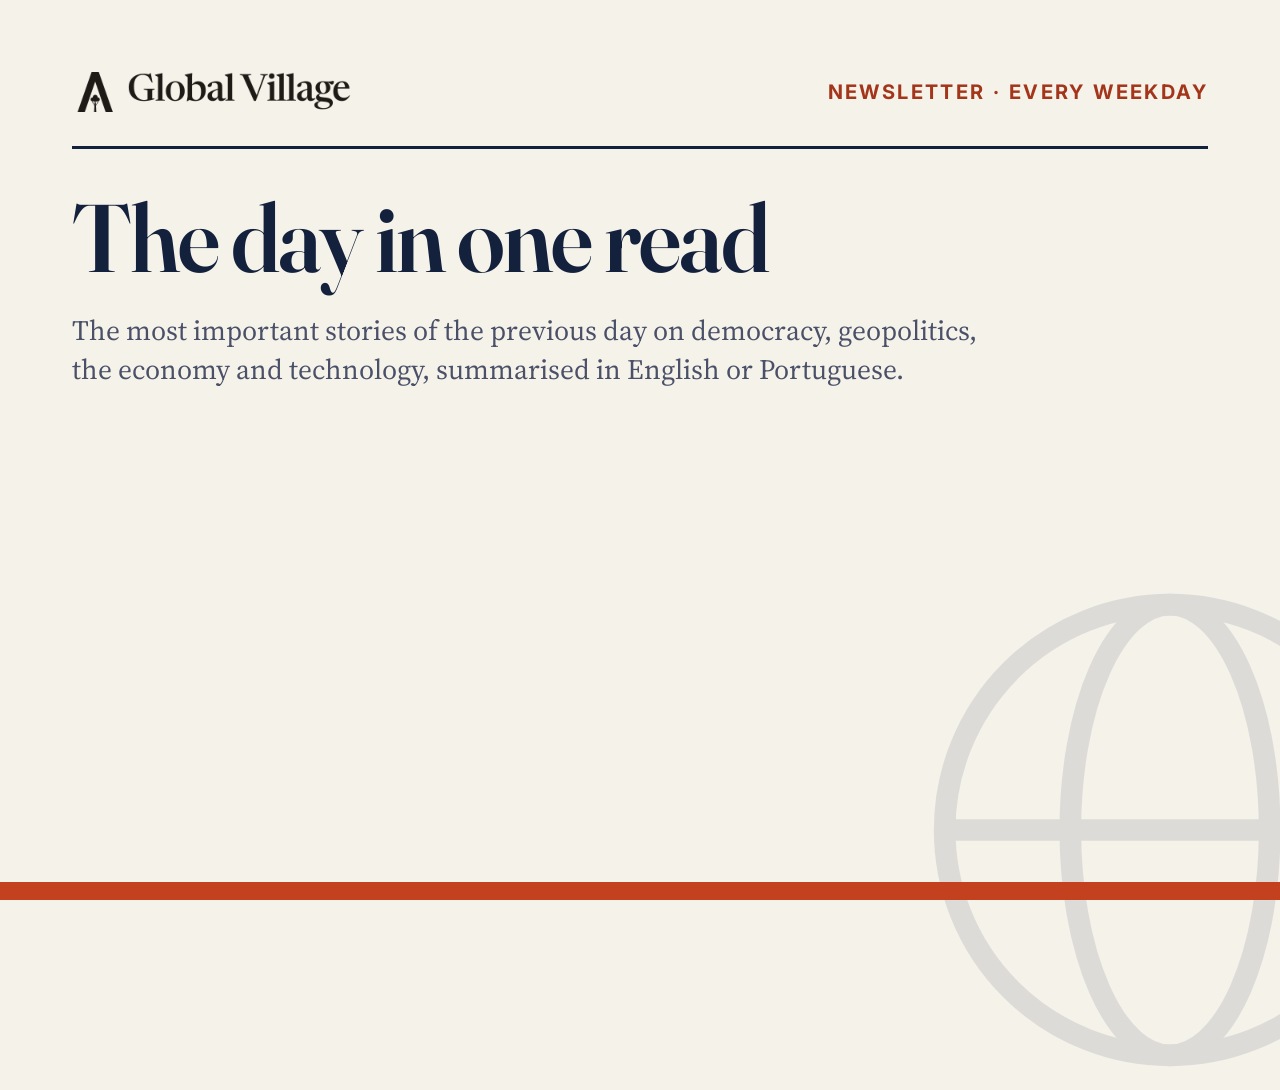
<file: brand/buttondown/src/share.html>
<!doctype html>
<html>
<head>
<meta charset="utf-8">
<link rel="stylesheet" href="https://fonts.googleapis.com/css2?family=Fraunces:opsz,wght@9..144,600&family=Inter:wght@600;700&family=Source+Serif+4:opsz,wght@8..60,400&display=block">
<style>
  html, body { margin: 0; width: 1200px; height: 630px; background: #F5F2EA; color: #14213D; overflow: hidden; }
  .page { position: absolute; inset: 0; padding: 60px 72px 0; box-sizing: border-box; display: flex; flex-direction: column; }
  .top { display: flex; align-items: center; justify-content: space-between; border-bottom: 3px solid #14213D; padding-bottom: 22px; }
  .top img { height: 64px; display: block; }
  .kicker { font: 700 20px/1 Inter, sans-serif; letter-spacing: .12em; text-transform: uppercase; color: #A3361A; }
  h1 { font: 600 96px/1.02 Fraunces, Georgia, serif; font-variation-settings: "opsz" 144; letter-spacing: -.02em; margin: 40px 0 0; max-width: 1000px; }
  p { font: 400 28px/1.4 "Source Serif 4", serif; margin: 24px 0 0; max-width: 940px; color: #4A5068; }
  .globe { position: absolute; right: -150px; bottom: -190px; width: 520px; height: 520px; opacity: .10; }
  .band { position: absolute; left: 0; right: 0; bottom: 0; height: 18px; background: #C4411F; }
</style>
</head>
<body>
  <svg class="globe" viewBox="0 0 120 120" aria-hidden="true"><circle cx="60" cy="60" r="52" fill="none" stroke="#14213D" stroke-width="5"/><ellipse cx="60" cy="60" rx="23" ry="52" fill="none" stroke="#14213D" stroke-width="5"/><line x1="8" y1="60" x2="112" y2="60" stroke="#14213D" stroke-width="5"/></svg>
  <div class="page">
    <div class="top">
      <img src="../../../gv-logo-dark.png" alt="Global Village">
      <span class="kicker">Newsletter · Every weekday</span>
    </div>
    <h1>The day in one read</h1>
    <p>The most important stories of the previous day on democracy, geopolitics, the economy and technology, summarised in English or Portuguese.</p>
  </div>
  <div class="band"></div>
</body>
</html>
</file>
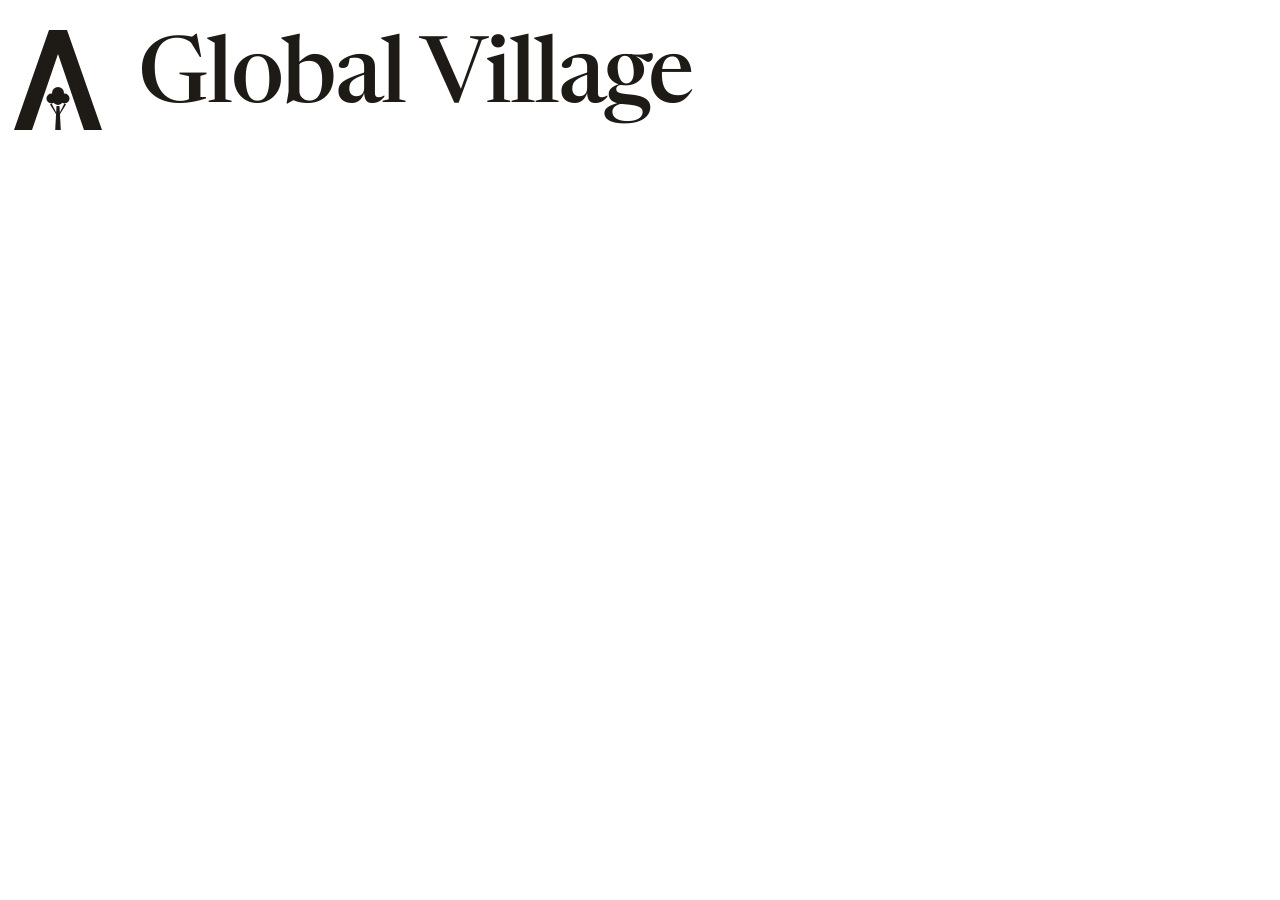
<file: brand/global-village/src/lockup.html>
<!doctype html>
<html>
<head>
<meta charset="utf-8">
<style>
  /* Logotipo do Global Village feito só com o sistema do Villa: o monograma do Villa (brand/villa/logos/villa-monograma.svg, copiado sem alteração)
     e o nome em Newsreader 500, como o nome Villa na capa do sistema. #light usa papel, para tinta e verde-veneziana. */
  @font-face { font-family: "Newsreader"; src: url("../../../fonts/Newsreader-Variable.woff2") format("woff2"); font-weight: 200 800; }
  html, body { margin: 0; width: 700px; height: 160px; background: transparent; overflow: hidden; }
  .lockup { height: 160px; display: flex; align-items: center; gap: 30px; padding-left: 8px; color: #1E1A16; }
  .lockup svg { height: 112px; width: auto; flex: none; fill: currentColor; }
  .name { font: 500 92px/1 "Newsreader", Georgia, serif; font-variation-settings: "opsz" 72; letter-spacing: -2px; white-space: nowrap; }
  .light { color: #F3EBDD; }
</style>
</head>
<body>
<div class="lockup" id="l">
  <svg viewBox="-6 -6 100 112" aria-hidden="true"><polygon points="35,0 53,0 88,100 70,100 44,24 18,100 0,100"/><circle cx="44" cy="63" r="6"/><circle cx="37.5" cy="68.5" r="5"/><circle cx="50.5" cy="68.5" r="5"/><circle cx="44" cy="70" r="5"/><polygon points="42.5,76 45.5,76 46.8,100 41.2,100"/><polygon points="43.2,86 44.8,87.6 37.6,73.6 36,74.6"/><polygon points="44.8,86 43.2,87.6 50.4,73.6 52,74.6"/></svg>
  <span class="name">Global Village</span>
</div>
<script>if (location.hash === "#light") document.getElementById("l").classList.add("light");</script>
</body>
</html>
</file>
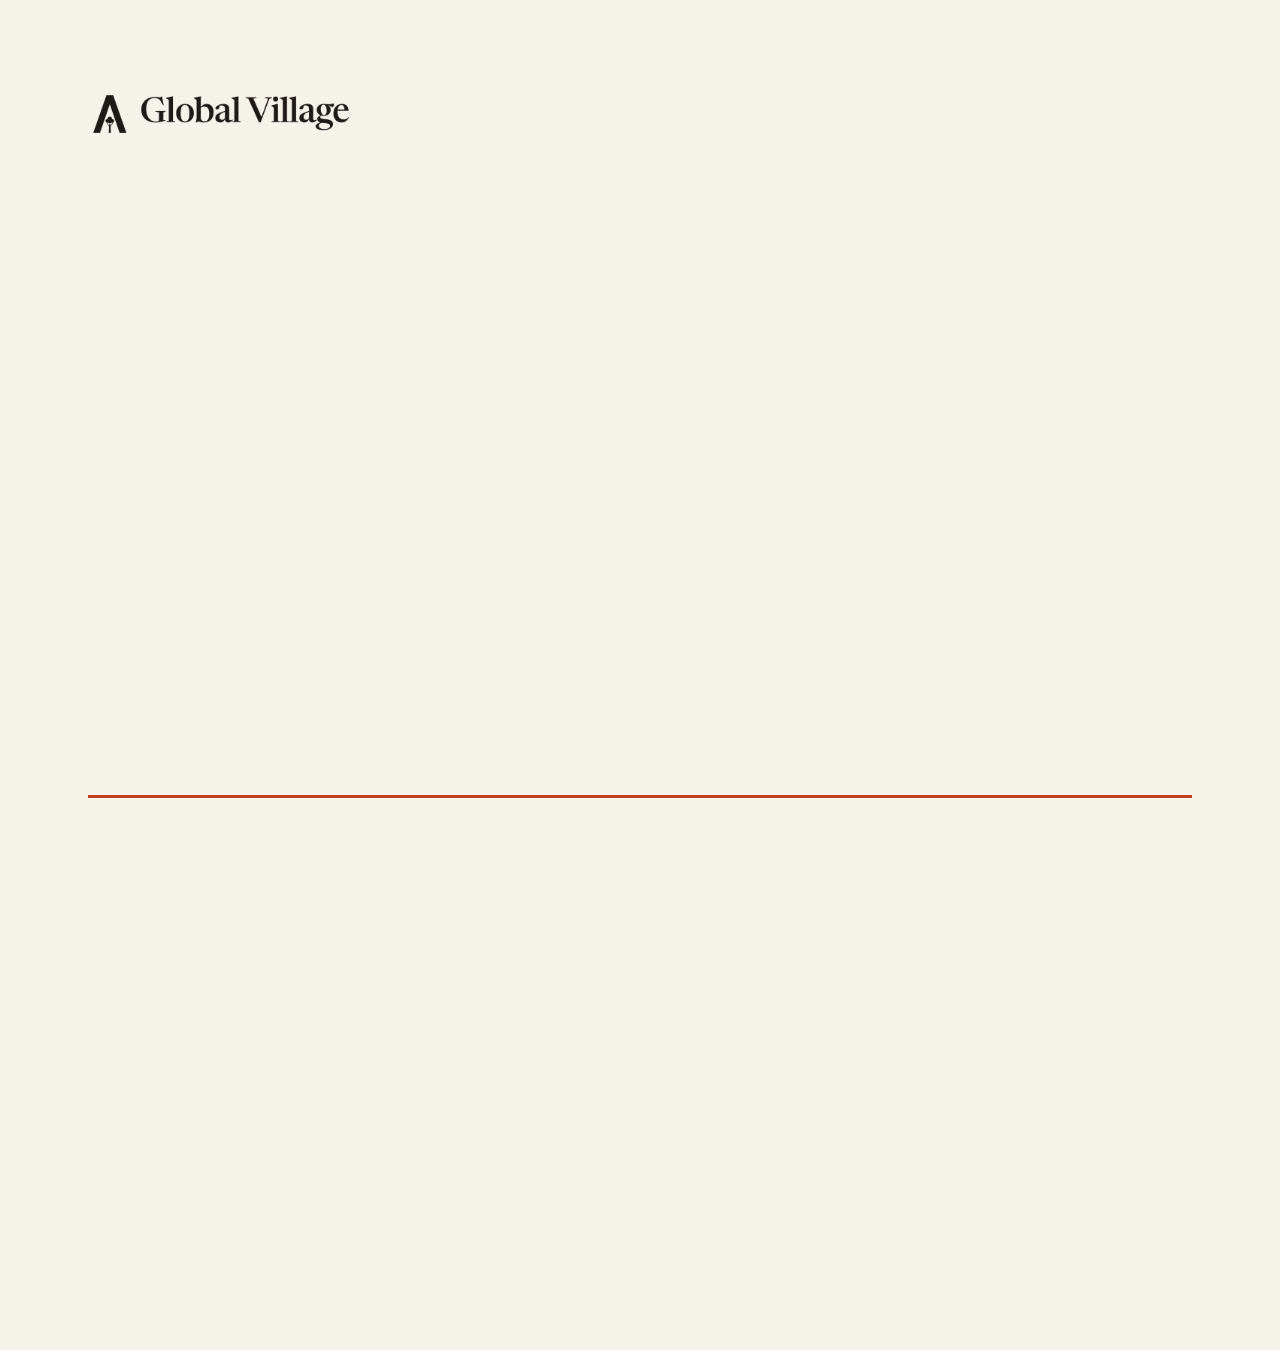
<file: brand/instagram/src/carrossel.html>
<!doctype html>
<html>
<head>
<meta charset="utf-8">
<link rel="stylesheet" href="https://fonts.googleapis.com/css2?family=Fraunces:opsz,wght@9..144,600&family=Inter:wght@500;600;700&family=Source+Serif+4:opsz,wght@8..60,400;8..60,600&display=block">
<style>
  /* Um slide do carrossel do Instagram, 1080 × 1350 (retrato 4:5).
     O conteúdo vem da URL em JSON: carrossel.html?s=<json codificado>
     Tipos: capa, fato, humor, final. */
  html, body { margin: 0; width: 1080px; height: 1350px; overflow: hidden; font-family: Inter, sans-serif; }
  body { background: #F5F2EA; color: #14213D; }
  body.dark { background: #14213D; color: #F5F2EA; }
  .page { position: absolute; inset: 0; padding: 84px 88px 80px; box-sizing: border-box; display: flex; flex-direction: column; }
  .top { display: flex; align-items: center; justify-content: space-between; }
  .top img { height: 60px; }
  .meta { font-weight: 700; font-size: 22px; letter-spacing: .12em; text-transform: uppercase; color: #A3361A; }
  .dark .meta { color: #E8A08A; }
  .globe { position: absolute; right: -90px; bottom: 150px; width: 620px; height: 620px; opacity: .14; }
  .kicker { margin-top: 72px; font-weight: 700; font-size: 24px; letter-spacing: .12em; text-transform: uppercase; color: #A3361A; display: flex; align-items: center; gap: 18px; }
  .dark .kicker { color: #E8A08A; }
  .kicker b { font: 600 64px/1 Fraunces, Georgia, serif; letter-spacing: 0; color: #C4411F; }
  .dark .kicker b { color: #E8A08A; }
  h1 { font: 600 76px/1.04 Fraunces, Georgia, serif; font-variation-settings: "opsz" 144; letter-spacing: -.02em; margin: 26px 0 0; }
  .capa h1 { font-size: 112px; line-height: 1; margin-top: 150px; max-width: 820px; }
  .final h1 { font-size: 92px; margin-top: 170px; }
  .body { font: 400 41px/1.42 "Source Serif 4", Georgia, serif; margin-top: 38px; }
  .capa .body, .final .body { font-size: 40px; color: #D9D5CB; }
  .src { margin-top: auto; border-top: 3px solid #C4411F; padding-top: 22px; display: flex; justify-content: space-between; align-items: baseline; gap: 24px; font-weight: 600; font-size: 23px; color: #4A5068; }
  .dark .src { color: #D9D5CB; }
  .src span:last-child { white-space: nowrap; color: #A3361A; }
  .dark .src span:last-child { color: #E8A08A; }
  .parts { margin-top: 40px; display: grid; grid-template-columns: 1fr 1fr; gap: 22px 40px; }
  .parts div { border-top: 2px solid #C4411F; padding-top: 12px; }
  .parts small { display: block; font-weight: 700; font-size: 21px; letter-spacing: .1em; text-transform: uppercase; color: #A3361A; }
  .parts span { display: block; margin-top: 6px; font: 600 40px/1.1 Fraunces, Georgia, serif; }
  .quote { display: inline-block; margin-top: 34px; background: #C4411F; color: #FFFDF8; font: 600 40px/1.2 Fraunces, Georgia, serif; padding: 14px 26px; border-radius: 6px; align-self: flex-start; }
  .url { margin-top: 40px; font-weight: 700; font-size: 32px; color: #E8A08A; }
</style>
</head>
<body>
  <div class="page" id="page"></div>
<script>
  const s = JSON.parse(new URLSearchParams(location.search).get("s") || "{}");
  const page = document.getElementById("page");
  const el = (tag, cls, text) => { const e = document.createElement(tag); if (cls) e.className = cls; if (text != null) e.textContent = text; return e; };
  const dark = s.tipo === "capa" || s.tipo === "final";
  if (dark) document.body.classList.add("dark");
  page.classList.add(s.tipo);
  const topo = el("div", "top");
  const logo = el("img"); logo.src = dark ? "../../../gv-logo-light.png" : "../../../gv-logo-dark.png"; logo.alt = "Global Village";
  topo.append(logo, el("span", "meta", s.data || ""));
  page.append(topo);
  if (dark) document.body.insertAdjacentHTML("afterbegin", '<svg class="globe" viewBox="0 0 120 120" aria-hidden="true"><circle cx="60" cy="60" r="52" fill="none" stroke="#F5F2EA" stroke-width="3"/><ellipse cx="60" cy="60" rx="23" ry="52" fill="none" stroke="#F5F2EA" stroke-width="3"/><line x1="8" y1="60" x2="112" y2="60" stroke="#F5F2EA" stroke-width="3"/></svg>');
  if (s.kicker) { const k = el("div", "kicker"); if (s.n) k.append(el("b", null, s.n)); k.append(el("span", null, s.kicker)); page.append(k); }
  page.append(el("h1", null, s.titulo || ""));
  if (s.texto) page.append(el("div", "body", s.texto));
  if (s.balao) page.append(el("div", "quote", s.balao));
  if (s.pecas) { const g = el("div", "parts"); s.pecas.forEach(([a, b]) => { const d = el("div"); d.append(el("small", null, a), el("span", null, b)); g.append(d); }); page.append(g); }
  if (s.url) page.append(el("div", "url", s.url));
  const f = el("div", "src"); f.append(el("span", null, s.fontes || ""), el("span", null, s.pagina || "")); page.append(f);
</script>
</body>
</html>
</file>
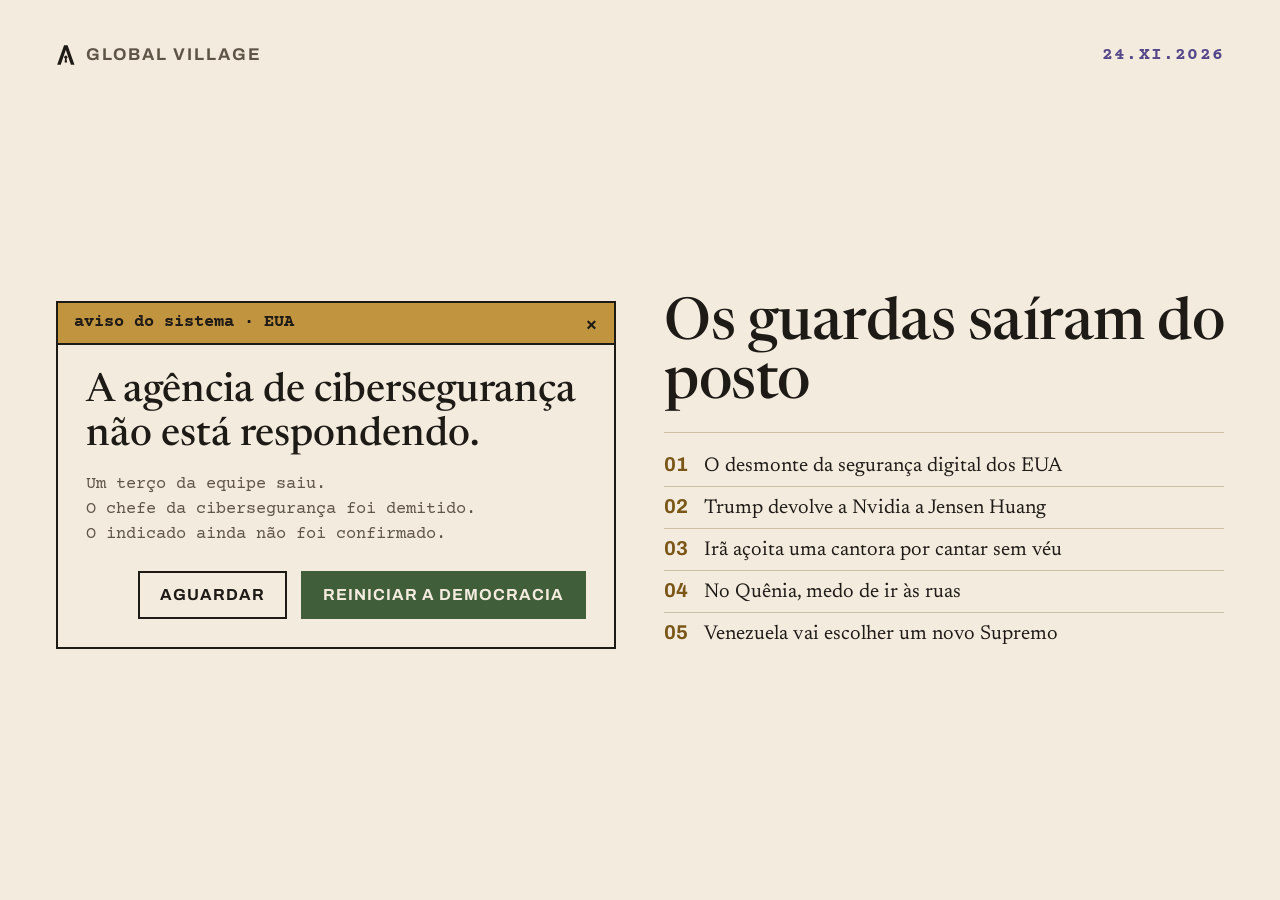
<file: brand/newsletter/src/capa-2026-11-24.html>
<!doctype html>
<html>
<head>
<meta charset="utf-8">
<style>
  /* Capa da edição de 24/11/2026, 1200 × 600. Variação do CabecalhoArtigo do Villa com uma janela de aviso de sistema,
     a piada visual do dia sobre a agência de cibersegurança dos EUA que "não responde". Cantos retos, sem sombra, sem degradê.
     O ocre-airbel só como preenchimento (a barra da janela) e o violeta-carimbo uma vez (a data). */
  @font-face { font-family: "Newsreader"; src: url("../../../fonts/Newsreader-Variable.woff2") format("woff2"); font-weight: 200 800; }
  @font-face { font-family: "Archivo"; src: url("../../../fonts/Archivo-Variable.woff2") format("woff2"); font-weight: 100 900; }
  @font-face { font-family: "Courier Prime"; src: url("../../../fonts/CourierPrime-Bold.woff2") format("woff2"); font-weight: 700; }
  @font-face { font-family: "Courier Prime"; src: url("../../../fonts/CourierPrime-Regular.woff2") format("woff2"); font-weight: 400; }
  html, body { margin: 0; width: 1200px; height: 600px; background: #F3EBDD; color: #1E1A16; overflow: hidden; font-family: Archivo, sans-serif; }
  .page { position: absolute; inset: 0; padding: 44px 56px; box-sizing: border-box; display: grid; grid-template-columns: 560px 1fr; grid-template-rows: auto 1fr; align-items: center; column-gap: 48px; }
  .top { grid-column: 1 / 3; align-self: start; display: flex; align-items: center; justify-content: space-between; margin-bottom: 28px; }
  .rotulo { display: inline-flex; align-items: center; gap: 10px; font: 700 17px/20px Archivo, sans-serif; letter-spacing: 2px; text-transform: uppercase; color: #5E5547; }
  .rotulo svg { height: 22px; width: auto; fill: #1E1A16; }
  .carimbo { font: 700 18px/22px "Courier Prime", monospace; letter-spacing: 1.2px; text-transform: uppercase; color: #55478A; }

  .janela { border: 2px solid #1E1A16; background: #F3EBDD; }
  .barra { background: #C19440; border-bottom: 2px solid #1E1A16; display: flex; align-items: center; justify-content: space-between; padding: 10px 16px; font: 700 17px/20px "Courier Prime", monospace; color: #1E1A16; }
  .barra .x { font: 700 20px/20px Archivo, sans-serif; }
  .corpo { padding: 26px 28px 28px; }
  .corpo .msg { font: 500 40px/1.08 Newsreader, Georgia, serif; font-variation-settings: "opsz" 48; margin: 0 0 14px; }
  .corpo .det { font: 400 17px/25px "Courier Prime", monospace; color: #5E5547; margin: 0 0 24px; }
  .botoes { display: flex; gap: 14px; justify-content: flex-end; }
  .b { font: 700 16px/20px Archivo, sans-serif; letter-spacing: 1px; text-transform: uppercase; padding: 12px 20px; border: 2px solid #1E1A16; }
  .b.p { background: #415E3A; color: #F3EBDD; border-color: #415E3A; }

  .dir { display: flex; flex-direction: column; }
  h1 { font: 500 58px/1.02 Newsreader, Georgia, serif; font-variation-settings: "opsz" 72; letter-spacing: -.5px; margin: 0 0 18px; }
  hr { border: 0; border-top: 1px solid #CDBFA6; margin: 0 0 12px; width: 100%; }
  ol { list-style: none; margin: 0; padding: 0; }
  li { display: grid; grid-template-columns: 40px 1fr; align-items: baseline; padding: 7px 0; border-bottom: 1px solid #CDBFA6; }
  li:last-child { border-bottom: 0; }
  li b { font: 700 20px/24px Archivo, sans-serif; color: #7A5718; }
  li span { font: 400 20px/25px Newsreader, serif; font-variation-settings: "opsz" 16; }
</style>
</head>
<body>
  <div class="page">
    <div class="top">
      <span class="rotulo"><svg viewBox="-6 -6 100 112" aria-hidden="true"><polygon points="35,0 53,0 88,100 70,100 44,24 18,100 0,100"/><circle cx="44" cy="61" r="8"/><polygon points="41.0,64.2 47.0,64.2 50.5,88 37.5,88"/></svg>Global Village</span>
      <span class="carimbo">24.XI.2026</span>
    </div>
    <div class="janela">
      <div class="barra"><span>aviso do sistema · EUA</span><span class="x">×</span></div>
      <div class="corpo">
        <p class="msg">A agência de cibersegurança não está respondendo.</p>
        <p class="det">Um terço da equipe saiu.<br>O chefe da cibersegurança foi demitido.<br>O indicado ainda não foi confirmado.</p>
        <div class="botoes"><span class="b">Aguardar</span><span class="b p">Reiniciar a democracia</span></div>
      </div>
    </div>
    <div class="dir">
      <h1>Os guardas saíram do posto</h1>
      <hr>
      <ol>
        <li><b>01</b><span>O desmonte da segurança digital dos EUA</span></li>
        <li><b>02</b><span>Trump devolve a Nvidia a Jensen Huang</span></li>
        <li><b>03</b><span>Irã açoita uma cantora por cantar sem véu</span></li>
        <li><b>04</b><span>No Quênia, medo de ir às ruas</span></li>
        <li><b>05</b><span>Venezuela vai escolher um novo Supremo</span></li>
      </ol>
    </div>
  </div>
</body>
</html>
</file>
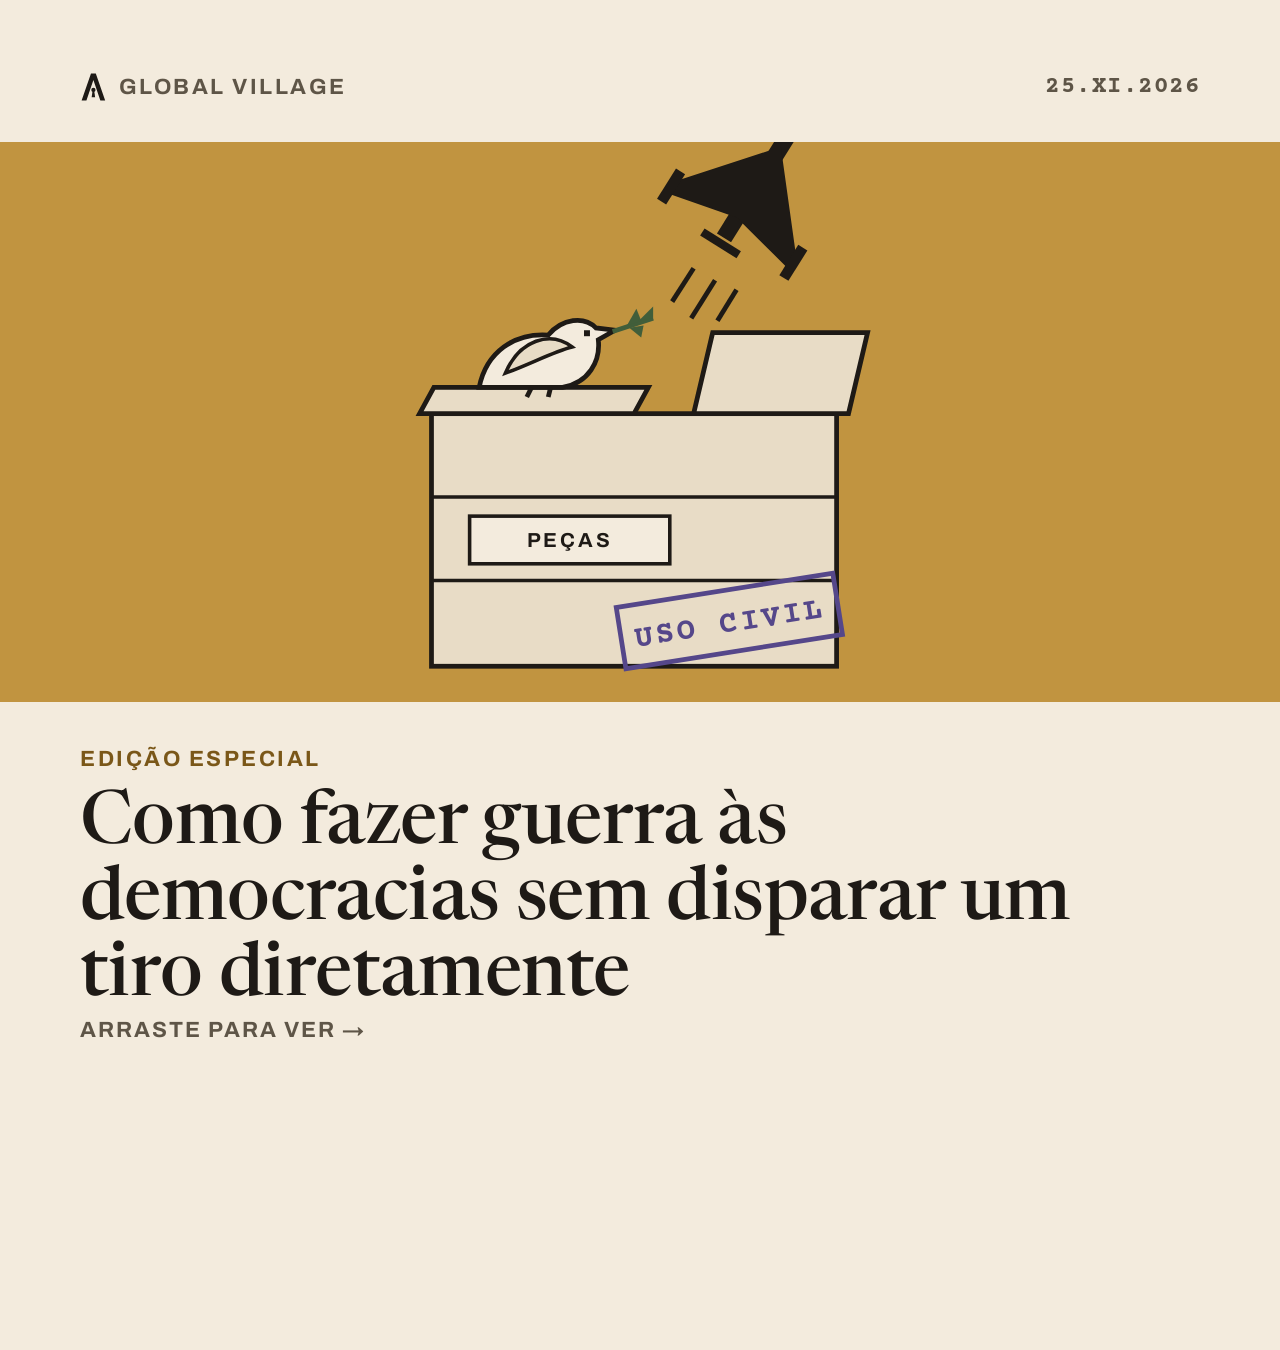
<file: brand/newsletter/src/capa-especial-china-carrossel.html>
<!doctype html>
<html>
<head>
<meta charset="utf-8">
<style>
  /* Primeiro slide do carrossel da edição especial sobre a China, 1080 × 1350. Mesma ilustração da capa da newsletter (especial-china.html). */
  @font-face { font-family: "Newsreader"; src: url("../../../fonts/Newsreader-Variable.woff2") format("woff2"); font-weight: 200 800; }
  @font-face { font-family: "Archivo"; src: url("../../../fonts/Archivo-Variable.woff2") format("woff2"); font-weight: 100 900; }
  @font-face { font-family: "Courier Prime"; src: url("../../../fonts/CourierPrime-Bold.woff2") format("woff2"); font-weight: 700; }
  html, body { margin: 0; width: 1080px; height: 1350px; background: #F3EBDD; color: #1E1A16; overflow: hidden; font-family: Archivo, sans-serif; }
  .page { position: absolute; inset: 0; padding: 72px 80px; box-sizing: border-box; display: flex; flex-direction: column; }
  .top { display: flex; align-items: center; justify-content: space-between; margin-bottom: 40px; }
  .rotulo { display: inline-flex; align-items: center; gap: 12px; font: 700 22px/26px Archivo, sans-serif; letter-spacing: 2.5px; text-transform: uppercase; color: #5E5547; }
  .rotulo svg { height: 30px; width: auto; fill: #1E1A16; }
  .data { font: 700 24px/28px "Courier Prime", monospace; letter-spacing: 1.5px; color: #5E5547; }
  .arte { background: #C19440; height: 560px; margin: 0 -80px; }
  .arte svg { display: block; margin: 0 auto; }
  .kicker { margin-top: 44px; font: 700 22px/26px Archivo, sans-serif; letter-spacing: 2.5px; text-transform: uppercase; color: #7A5718; }
  h1 { font: 500 74px/1.03 Newsreader, Georgia, serif; font-variation-settings: "opsz" 72; letter-spacing: -.6px; margin: 16px 0 0; }
  .arrasta { margin-top: auto; font: 700 22px/26px Archivo, sans-serif; letter-spacing: 2px; text-transform: uppercase; color: #5E5547; }
</style>
</head>
<body>
<div class="page">
  <div class="top">
    <span class="rotulo"><svg viewBox="-6 -6 100 112" aria-hidden="true"><polygon points="35,0 53,0 88,100 70,100 44,24 18,100 0,100"/><circle cx="44" cy="61" r="8"/><polygon points="41.0,64.2 47.0,64.2 50.5,88 37.5,88"/></svg>Global Village</span>
    <span class="data">25.XI.2026</span>
  </div>
  <div class="arte">
    <svg width="560" height="560" viewBox="20 90 470 470" aria-hidden="true">
      <g transform="translate(352 128) rotate(32)">
        <rect x="-7" y="-62" width="14" height="112" fill="#1E1A16"/>
        <polygon points="0,-40 62,34 62,44 0,30 -62,44 -62,34" fill="#1E1A16"/>
        <rect x="56" y="22" width="9" height="30" fill="#1E1A16"/>
        <rect x="-65" y="22" width="9" height="30" fill="#1E1A16"/>
        <rect x="-18" y="52" width="36" height="7" fill="#1E1A16"/>
      </g>
      <g stroke="#1E1A16" stroke-width="4">
        <line x1="318" y1="206" x2="298" y2="238"/>
        <line x1="300" y1="196" x2="282" y2="224"/>
        <line x1="336" y1="214" x2="320" y2="240"/>
      </g>
      <rect x="80" y="318" width="340" height="212" fill="#E8DCC6" stroke="#1E1A16" stroke-width="4"/>
      <line x1="80" y1="388" x2="420" y2="388" stroke="#1E1A16" stroke-width="3"/>
      <line x1="80" y1="458" x2="420" y2="458" stroke="#1E1A16" stroke-width="3"/>
      <polygon points="70,318 250,318 262,296 82,296" fill="#E8DCC6" stroke="#1E1A16" stroke-width="4"/>
      <polygon points="300,318 430,318 446,250 316,250" fill="#E8DCC6" stroke="#1E1A16" stroke-width="4"/>
      <rect x="112" y="404" width="168" height="40" fill="#F3EBDD" stroke="#1E1A16" stroke-width="3"/>
      <text x="196" y="430" text-anchor="middle" font-family="Archivo" font-weight="700" font-size="17" letter-spacing="2.4" fill="#1E1A16">PEÇAS</text>
      <g transform="translate(330 492) rotate(-9)">
        <rect x="-92" y="-26" width="184" height="52" fill="none" stroke="#55478A" stroke-width="4"/>
        <text x="0" y="9" text-anchor="middle" font-family="Courier Prime" font-weight="700" font-size="26" letter-spacing="2" fill="#55478A">USO CIVIL</text>
      </g>
      <g transform="translate(120 296)">
        <path d="M0,0 C6,-30 30,-46 58,-44 C70,-58 88,-60 98,-50 L114,-48 L100,-40 C102,-22 92,-4 70,0 Z" fill="#F3EBDD" stroke="#1E1A16" stroke-width="4"/>
        <path d="M22,-12 C34,-40 60,-48 78,-34 C62,-30 44,-20 22,-12 Z" fill="#E8DCC6" stroke="#1E1A16" stroke-width="3"/>
        <rect x="88" y="-48" width="5" height="5" fill="#1E1A16"/>
        <line x1="112" y1="-47" x2="146" y2="-58" stroke="#415E3A" stroke-width="4"/>
        <polygon points="124,-52 132,-66 136,-56" fill="#415E3A"/>
        <polygon points="134,-56 146,-68 146,-58" fill="#415E3A"/>
        <polygon points="126,-50 136,-42 138,-52" fill="#415E3A"/>
        <line x1="44" y1="0" x2="40" y2="8" stroke="#1E1A16" stroke-width="4"/>
        <line x1="60" y1="0" x2="58" y2="8" stroke="#1E1A16" stroke-width="4"/>
      </g>
    </svg>
  </div>
  <div class="kicker">Edição especial</div>
  <h1>Como fazer guerra às democracias sem disparar um tiro diretamente</h1>
  <div class="arrasta">Arraste para ver →</div>
</div>
</body>
</html>
</file>
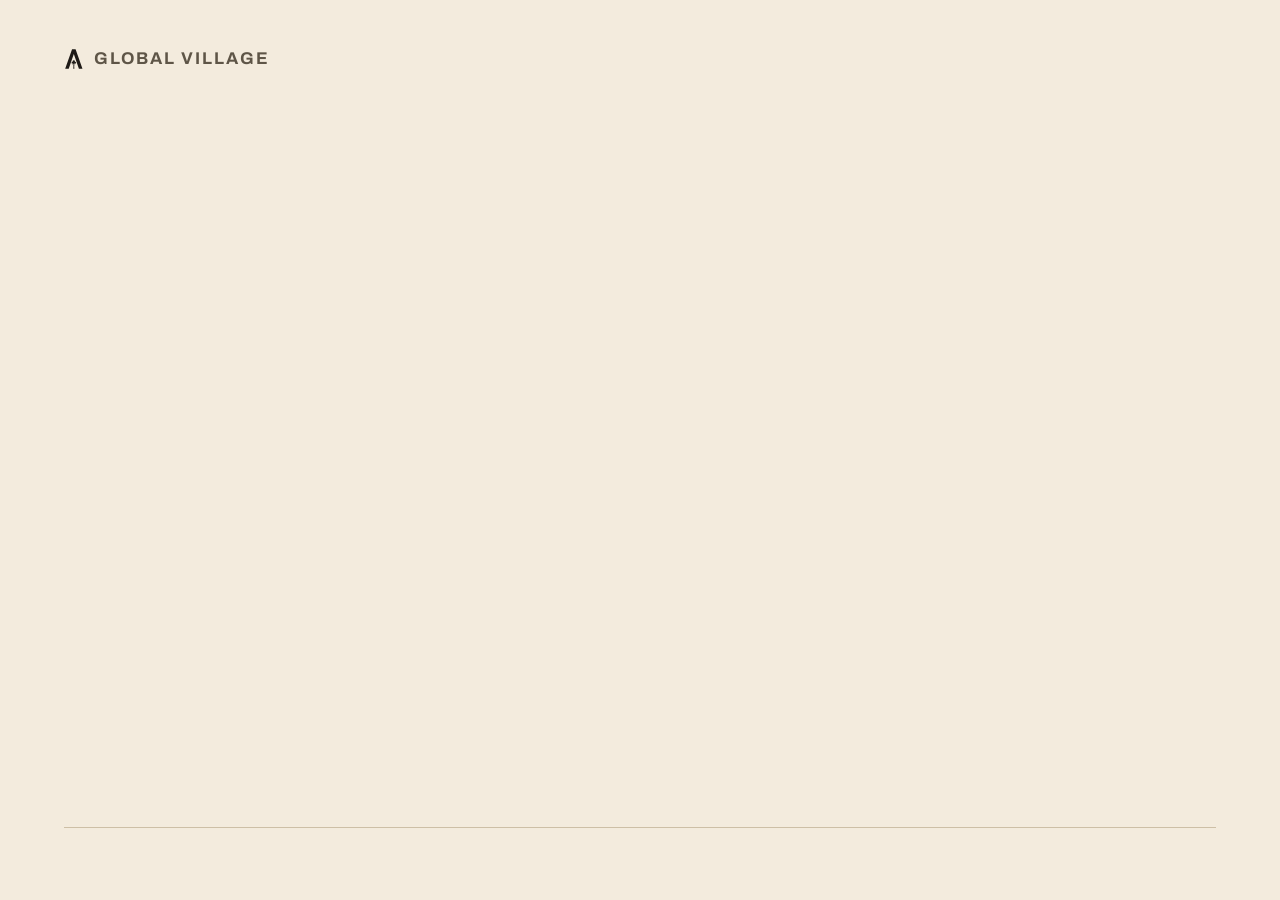
<file: brand/newsletter/src/edicao.html>
<!doctype html>
<html>
<head>
<meta charset="utf-8">
<style>
  /* Imagem de abertura de uma edição, 1200 × 600. Segue o CabecalhoArtigo do Villa: rótulo à esquerda, carimbo à direita, título, fio e os fatos.
     O conteúdo vem da URL: edicao.html?data=27%20de%20outubro%20de%202026&titulo=...&fato=...  (de 3 a 5 "fato").
     A data vira carimbo (27.X.2026) quando está em português ou inglês por extenso, ou no formato AAAA-MM-DD. */
  @font-face { font-family: "Newsreader"; src: url("../../../fonts/Newsreader-Variable.woff2") format("woff2"); font-weight: 200 800; }
  @font-face { font-family: "Archivo"; src: url("../../../fonts/Archivo-Variable.woff2") format("woff2"); font-weight: 100 900; }
  @font-face { font-family: "Courier Prime"; src: url("../../../fonts/CourierPrime-Bold.woff2") format("woff2"); font-weight: 700; }
  html, body { margin: 0; width: 1200px; height: 600px; background: #F3EBDD; color: #1E1A16; overflow: hidden; font-family: Archivo, sans-serif; }
  .page { position: absolute; inset: 0; padding: 48px 64px; box-sizing: border-box; display: flex; flex-direction: column; gap: 16px; }
  .top { display: flex; align-items: center; justify-content: space-between; }
  .rotulo { display: inline-flex; align-items: center; gap: 10px; font: 700 17px/20px Archivo, sans-serif; letter-spacing: 2px; text-transform: uppercase; color: #5E5547; }
  .rotulo svg { height: 22px; width: auto; fill: #1E1A16; }
  .carimbo { font: 700 18px/22px "Courier Prime", monospace; letter-spacing: 1.2px; text-transform: uppercase; color: #55478A; }
  h1 { font: 500 76px/1.02 Newsreader, Georgia, serif; font-variation-settings: "opsz" 72; letter-spacing: -.5px; margin: 28px 0 0; max-width: 1000px; }
  h1.long { font-size: 62px; }
  hr { border: 0; border-top: 1px solid #CDBFA6; margin: auto 0 0; width: 100%; }
  .topics { display: flex; gap: 24px; padding-top: 8px; }
  .t { flex: 1; min-width: 0; }
  .t b { display: block; font: 700 28px/28px Archivo, sans-serif; color: #7A5718; }
  .t span { display: block; margin-top: 10px; font: 400 21px/28px Newsreader, serif; font-variation-settings: "opsz" 16; }
  .many .t span { font-size: 18px; line-height: 24px; }
</style>
</head>
<body>
  <div class="page">
    <div class="top">
      <span class="rotulo"><svg viewBox="-6 -6 100 112" aria-hidden="true"><polygon points="35,0 53,0 88,100 70,100 44,24 18,100 0,100"/><circle cx="44" cy="63" r="6"/><circle cx="37.5" cy="68.5" r="5"/><circle cx="50.5" cy="68.5" r="5"/><circle cx="44" cy="70" r="5"/><polygon points="42.5,76 45.5,76 46.8,100 41.2,100"/><polygon points="43.2,86 44.8,87.6 37.6,73.6 36,74.6"/><polygon points="44.8,86 43.2,87.6 50.4,73.6 52,74.6"/></svg>Global Village</span>
      <span class="carimbo" id="date"></span>
    </div>
    <h1 id="title"></h1>
    <hr>
    <div class="topics" id="topics"></div>
  </div>
<script>
  const q = new URLSearchParams(location.search);
  const ROM = ["I","II","III","IV","V","VI","VII","VIII","IX","X","XI","XII"];
  const MES = {janeiro:1,fevereiro:2,"março":3,marco:3,abril:4,maio:5,junho:6,julho:7,agosto:8,setembro:9,outubro:10,novembro:11,dezembro:12,
    january:1,february:2,march:3,april:4,may:5,june:6,july:7,august:8,september:9,october:10,november:11,december:12};
  function carimbo(s) {
    const t = s.trim().toLowerCase(); let m;
    if ((m = t.match(/^(\d{4})-(\d{2})-(\d{2})$/))) return +m[3] + "." + ROM[m[2] - 1] + "." + m[1];
    if ((m = t.match(/^(\d{1,2})(?: de)? ([a-zç]+)(?: de)?,? (\d{4})$/)) && MES[m[2]]) return m[1] + "." + ROM[MES[m[2]] - 1] + "." + m[3];
    if ((m = t.match(/^([a-z]+) (\d{1,2}),? (\d{4})$/)) && MES[m[1]]) return m[2] + "." + ROM[MES[m[1]] - 1] + "." + m[3];
    return s;
  }
  const fatos = q.getAll("fato").slice(0, 5);
  document.getElementById("date").textContent = carimbo(q.get("data") || "");
  const h = document.getElementById("title");
  h.textContent = q.get("titulo") || "";
  if (h.textContent.length > 40) h.classList.add("long");
  const box = document.getElementById("topics");
  if (fatos.length > 3) box.classList.add("many");
  fatos.forEach((f, i) => {
    const d = document.createElement("div"); d.className = "t";
    const n = document.createElement("b"); n.textContent = "0" + (i + 1);
    const s = document.createElement("span"); s.textContent = f;
    d.append(n, s); box.append(d);
  });
</script>
</body>
</html>
</file>
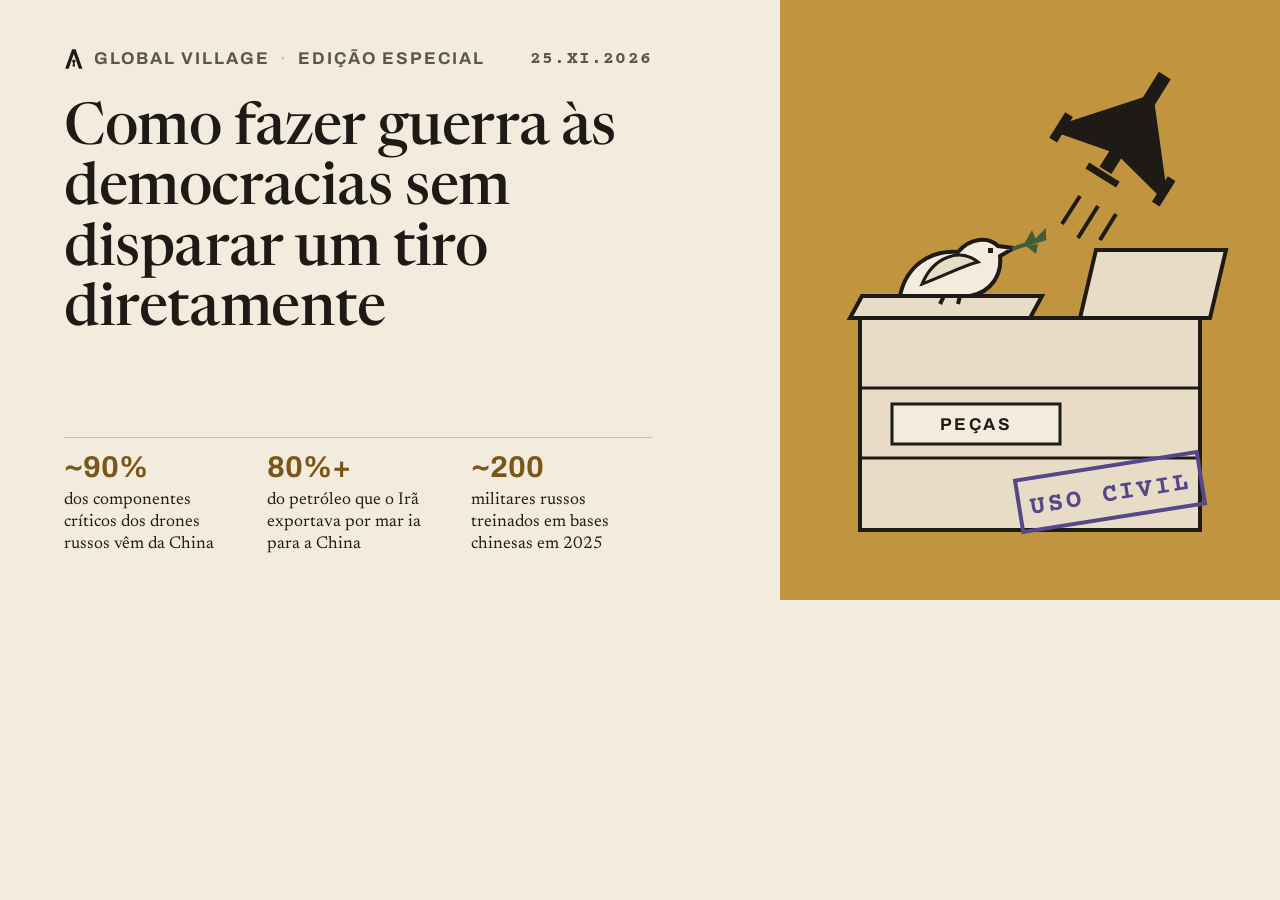
<file: brand/newsletter/src/especial-china.html>
<!doctype html>
<html>
<head>
<meta charset="utf-8">
<style>
  /* Capa da edição especial "Como fazer guerra às democracias sem disparar um tiro diretamente", 1200 × 600.
     Segue o CabecalhoArtigo do Villa à esquerda e leva uma ilustração própria sobre ocre-airbel à direita.
     O violeta-carimbo aparece uma vez, no carimbo USO CIVIL do caixote. */
  @font-face { font-family: "Newsreader"; src: url("../../../fonts/Newsreader-Variable.woff2") format("woff2"); font-weight: 200 800; }
  @font-face { font-family: "Archivo"; src: url("../../../fonts/Archivo-Variable.woff2") format("woff2"); font-weight: 100 900; }
  @font-face { font-family: "Courier Prime"; src: url("../../../fonts/CourierPrime-Bold.woff2") format("woff2"); font-weight: 700; }
  html, body { margin: 0; width: 1200px; height: 600px; background: #F3EBDD; color: #1E1A16; overflow: hidden; font-family: Archivo, sans-serif; }
  .texto { position: absolute; left: 0; top: 0; width: 700px; height: 600px; padding: 48px 48px 44px 64px; box-sizing: border-box; display: flex; flex-direction: column; }
  .top { display: flex; align-items: center; justify-content: space-between; }
  .rotulo { display: inline-flex; align-items: center; gap: 10px; font: 700 17px/20px Archivo, sans-serif; letter-spacing: 2px; text-transform: uppercase; color: #5E5547; }
  .rotulo svg { height: 22px; width: auto; fill: #1E1A16; }
  .rotulo .sep { color: #CDBFA6; }
  .data { font: 700 18px/22px "Courier Prime", monospace; letter-spacing: 1.2px; color: #5E5547; }
  h1 { font: 500 58px/1.04 Newsreader, Georgia, serif; font-variation-settings: "opsz" 72; letter-spacing: -.4px; margin: 30px 0 0; }
  hr { border: 0; border-top: 1px solid #CDBFA6; margin: auto 0 0; width: 100%; }
  .nums { display: flex; gap: 22px; padding-top: 14px; }
  .n { flex: 1; min-width: 0; }
  .n b { display: block; font: 700 30px/30px Archivo, sans-serif; color: #7A5718; }
  .n span { display: block; margin-top: 8px; font: 400 17px/22px Newsreader, serif; font-variation-settings: "opsz" 16; }
  .arte { position: absolute; right: 0; top: 0; width: 500px; height: 600px; background: #C19440; }
  .arte svg { display: block; }
</style>
</head>
<body>
  <div class="texto">
    <div class="top">
      <span class="rotulo"><svg viewBox="-6 -6 100 112" aria-hidden="true"><polygon points="35,0 53,0 88,100 70,100 44,24 18,100 0,100"/><circle cx="44" cy="61" r="8"/><polygon points="41.0,64.2 47.0,64.2 50.5,88 37.5,88"/></svg>Global Village <span class="sep">·</span> Edição especial</span>
      <span class="data">25.XI.2026</span>
    </div>
    <h1>Como fazer guerra às democracias sem disparar um tiro diretamente</h1>
    <hr>
    <div class="nums">
      <div class="n"><b>~90%</b><span>dos componentes críticos dos drones russos vêm da China</span></div>
      <div class="n"><b>80%+</b><span>do petróleo que o Irã exportava por mar ia para a China</span></div>
      <div class="n"><b>~200</b><span>militares russos treinados em bases chinesas em 2025</span></div>
    </div>
  </div>

  <div class="arte">
    <svg width="500" height="600" viewBox="0 0 500 600" aria-hidden="true">
      <!-- drone de asa delta saindo do caixote -->
      <g transform="translate(352 128) rotate(32)">
        <rect x="-7" y="-62" width="14" height="112" fill="#1E1A16"/>
        <polygon points="0,-40 62,34 62,44 0,30 -62,44 -62,34" fill="#1E1A16"/>
        <rect x="56" y="22" width="9" height="30" fill="#1E1A16"/>
        <rect x="-65" y="22" width="9" height="30" fill="#1E1A16"/>
        <rect x="-18" y="52" width="36" height="7" fill="#1E1A16"/>
      </g>
      <!-- rastro -->
      <g stroke="#1E1A16" stroke-width="4" stroke-linecap="butt">
        <line x1="318" y1="206" x2="298" y2="238"/>
        <line x1="300" y1="196" x2="282" y2="224"/>
        <line x1="336" y1="214" x2="320" y2="240"/>
      </g>
      <!-- caixote -->
      <g>
        <rect x="80" y="318" width="340" height="212" fill="#E8DCC6" stroke="#1E1A16" stroke-width="4"/>
        <line x1="80" y1="388" x2="420" y2="388" stroke="#1E1A16" stroke-width="3"/>
        <line x1="80" y1="458" x2="420" y2="458" stroke="#1E1A16" stroke-width="3"/>
        <!-- tampa entreaberta -->
        <polygon points="70,318 250,318 262,296 82,296" fill="#E8DCC6" stroke="#1E1A16" stroke-width="4"/>
        <polygon points="300,318 430,318 446,250 316,250" fill="#E8DCC6" stroke="#1E1A16" stroke-width="4"/>
        <!-- etiqueta -->
        <rect x="112" y="404" width="168" height="40" fill="#F3EBDD" stroke="#1E1A16" stroke-width="3"/>
        <text x="196" y="430" text-anchor="middle" font-family="Archivo" font-weight="700" font-size="17" letter-spacing="2.4" fill="#1E1A16">PEÇAS</text>
        <!-- carimbo -->
        <g transform="translate(330 492) rotate(-9)">
          <rect x="-92" y="-26" width="184" height="52" fill="none" stroke="#55478A" stroke-width="4"/>
          <text x="0" y="9" text-anchor="middle" font-family="Courier Prime" font-weight="700" font-size="26" letter-spacing="2" fill="#55478A">USO CIVIL</text>
        </g>
      </g>
      <!-- pomba pousada na tampa, com o ramo -->
      <g transform="translate(120 296)">
        <path d="M0,0 C6,-30 30,-46 58,-44 C70,-58 88,-60 98,-50 L114,-48 L100,-40 C102,-22 92,-4 70,0 Z" fill="#F3EBDD" stroke="#1E1A16" stroke-width="4" stroke-linejoin="miter"/>
        <path d="M22,-12 C34,-40 60,-48 78,-34 C62,-30 44,-20 22,-12 Z" fill="#E8DCC6" stroke="#1E1A16" stroke-width="3"/>
        <rect x="88" y="-48" width="5" height="5" fill="#1E1A16"/>
        <line x1="112" y1="-47" x2="146" y2="-58" stroke="#415E3A" stroke-width="4"/>
        <polygon points="124,-52 132,-66 136,-56" fill="#415E3A"/>
        <polygon points="134,-56 146,-68 146,-58" fill="#415E3A"/>
        <polygon points="126,-50 136,-42 138,-52" fill="#415E3A"/>
        <line x1="44" y1="0" x2="40" y2="8" stroke="#1E1A16" stroke-width="4"/>
        <line x1="60" y1="0" x2="58" y2="8" stroke="#1E1A16" stroke-width="4"/>
      </g>
    </svg>
  </div>
</body>
</html>
</file>
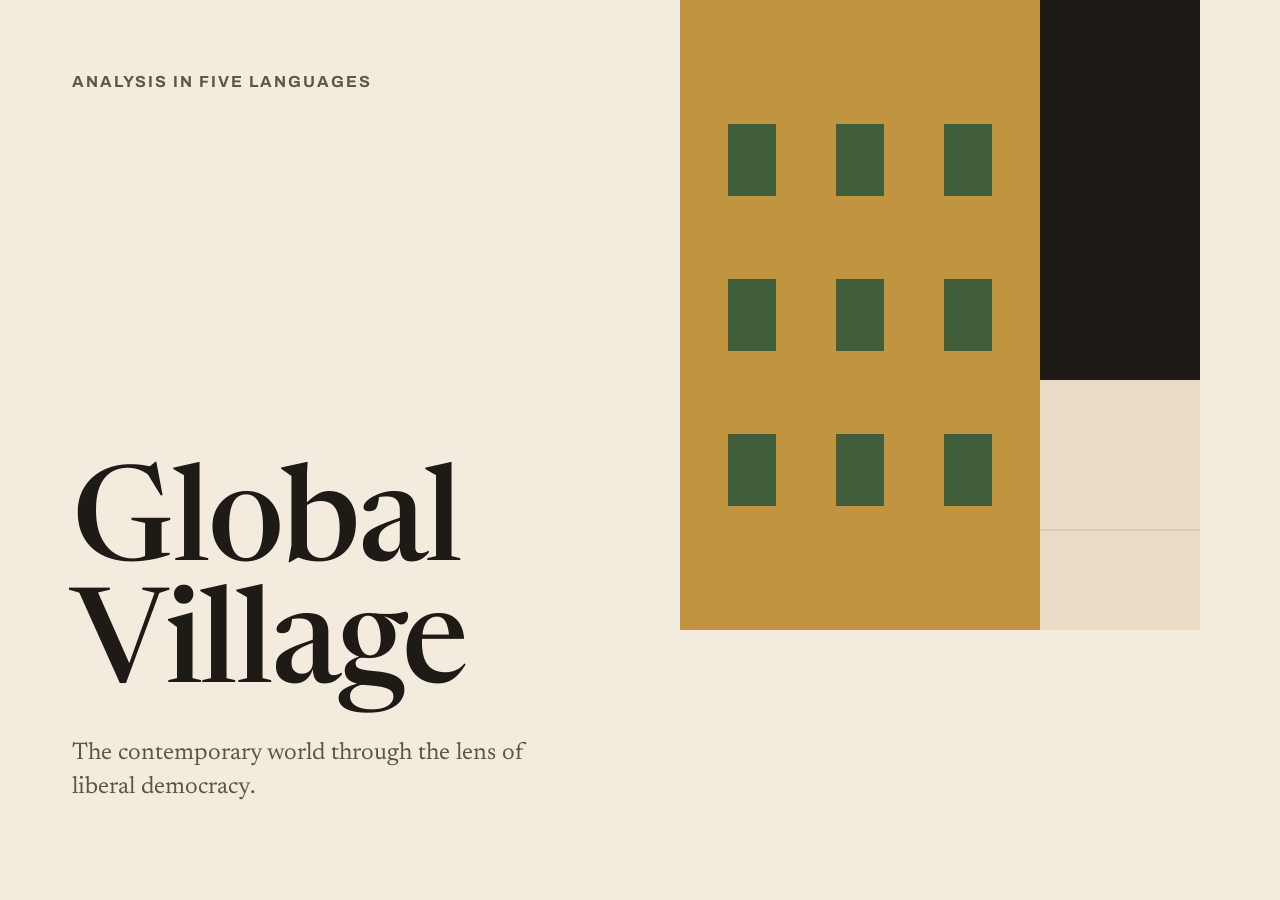
<file: brand/site/src/og-image.html>
<!doctype html>
<html>
<head>
<meta charset="utf-8">
<style>
  /* Prévia de link do site, 1200 × 630. Segue o componente Cover do Villa: a fachada em blocos à direita e o nome em Newsreader à esquerda. */
  @font-face { font-family: "Newsreader"; src: url("../../../fonts/Newsreader-Variable.woff2") format("woff2"); font-weight: 200 800; }
  @font-face { font-family: "Archivo"; src: url("../../../fonts/Archivo-Variable.woff2") format("woff2"); font-weight: 100 900; }
  html, body { margin: 0; width: 1200px; height: 630px; background: #F3EBDD; color: #1E1A16; overflow: hidden; }
  svg.fachada { position: absolute; inset: 0; }
  .txt { position: absolute; left: 72px; top: 72px; bottom: 72px; width: 560px; display: flex; flex-direction: column; }
  .rotulo { font: 700 16px/20px Archivo, sans-serif; letter-spacing: 2px; text-transform: uppercase; color: #5E5547; }
  .nome { font: 500 132px/.92 Newsreader, Georgia, serif; font-variation-settings: "opsz" 72; letter-spacing: -2.5px; margin-top: auto; }
  .linha { font: 400 24px/34px Newsreader, serif; font-style: normal; font-variation-settings: "opsz" 16; color: #5E5547; margin-top: 24px; max-width: 520px; }
</style>
</head>
<body>
  <svg class="fachada" width="1200" height="630" viewBox="0 0 1200 630" aria-hidden="true">
    <rect x="680" y="0" width="360" height="630" fill="#C19440"/>
    <g fill="#415E3A">
      <rect x="728" y="124" width="48" height="72"/><rect x="836" y="124" width="48" height="72"/><rect x="944" y="124" width="48" height="72"/>
      <rect x="728" y="279" width="48" height="72"/><rect x="836" y="279" width="48" height="72"/><rect x="944" y="279" width="48" height="72"/>
      <rect x="728" y="434" width="48" height="72"/><rect x="836" y="434" width="48" height="72"/><rect x="944" y="434" width="48" height="72"/>
    </g>
    <rect x="1040" y="0" width="160" height="380" fill="#1E1A16"/>
    <rect x="1040" y="380" width="160" height="250" fill="#E8DCC6"/>
    <line x1="1040" y1="530" x2="1200" y2="530" stroke="#CDBFA6" stroke-width="1"/>
  </svg>
  <div class="txt">
    <span class="rotulo">Analysis in five languages</span>
    <div class="nome">Global<br>Village</div>
    <p class="linha">The contemporary world through the lens of liberal democracy.</p>
  </div>
</body>
</html>
</file>
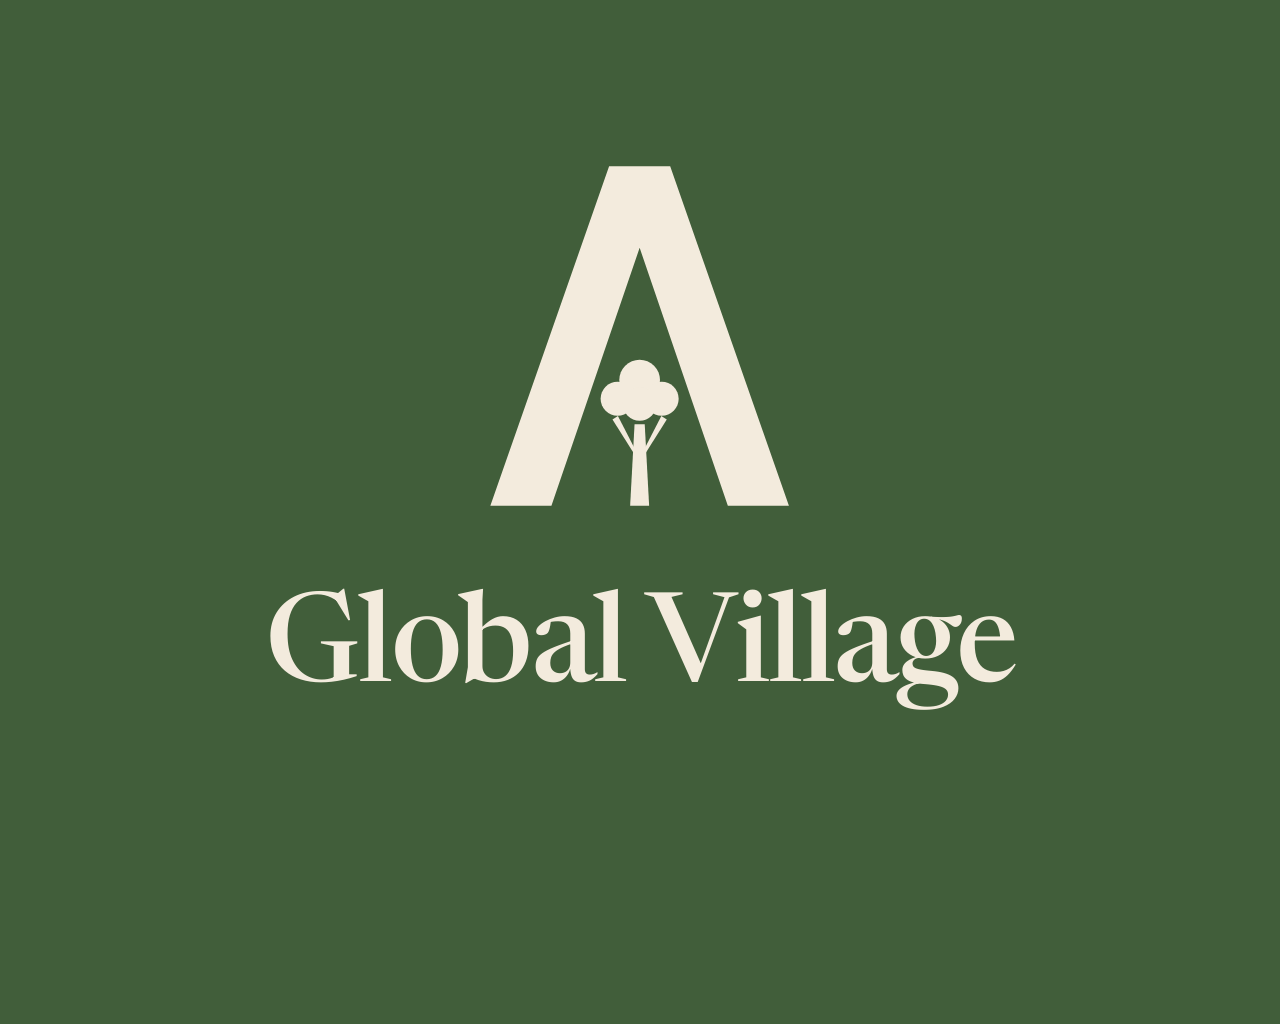
<file: brand/substack/src/secao.html>
<!doctype html>
<html>
<head>
<meta charset="utf-8">
<style>
  /* Arte quadrada das seções do Global Village no Substack do Projeto Villa, 1024 × 1024. Segue o verso do baralho do Villa:
     verde-veneziana com o monograma em sobre-verde. O rótulo vem da URL: secao.html?rotulo=Diário  ou  secao.html?rotulo=Daily */
  @font-face { font-family: "Newsreader"; src: url("../../../fonts/Newsreader-Variable.woff2") format("woff2"); font-weight: 200 800; }
  @font-face { font-family: "Archivo"; src: url("../../../fonts/Archivo-Variable.woff2") format("woff2"); font-weight: 100 900; }
  html, body { margin: 0; width: 1024px; height: 1024px; background: #415E3A; color: #F3EBDD; overflow: hidden; }
  .page { position: absolute; inset: 0; display: flex; flex-direction: column; align-items: center; justify-content: center; }
  svg { height: 380px; width: auto; fill: #F3EBDD; }
  h1 { font: 500 124px/1 Newsreader, Georgia, serif; font-variation-settings: "opsz" 72; letter-spacing: -2.5px; margin: 64px 0 0; }
  .label { margin-top: 40px; font: 700 44px/1 Archivo, sans-serif; letter-spacing: 9px; text-transform: uppercase; padding-left: 9px; }
</style>
</head>
<body>
  <div class="page">
    <svg viewBox="-6 -6 100 112" aria-hidden="true"><polygon points="35,0 53,0 88,100 70,100 44,24 18,100 0,100"/><circle cx="44" cy="63" r="6"/><circle cx="37.5" cy="68.5" r="5"/><circle cx="50.5" cy="68.5" r="5"/><circle cx="44" cy="70" r="5"/><polygon points="42.5,76 45.5,76 46.8,100 41.2,100"/><polygon points="43.2,86 44.8,87.6 37.6,73.6 36,74.6"/><polygon points="44.8,86 43.2,87.6 50.4,73.6 52,74.6"/></svg>
    <h1>Global Village</h1>
    <div class="label" id="label"></div>
  </div>
<script>document.getElementById("label").textContent = new URLSearchParams(location.search).get("rotulo") || "";</script>
</body>
</html>
</file>
